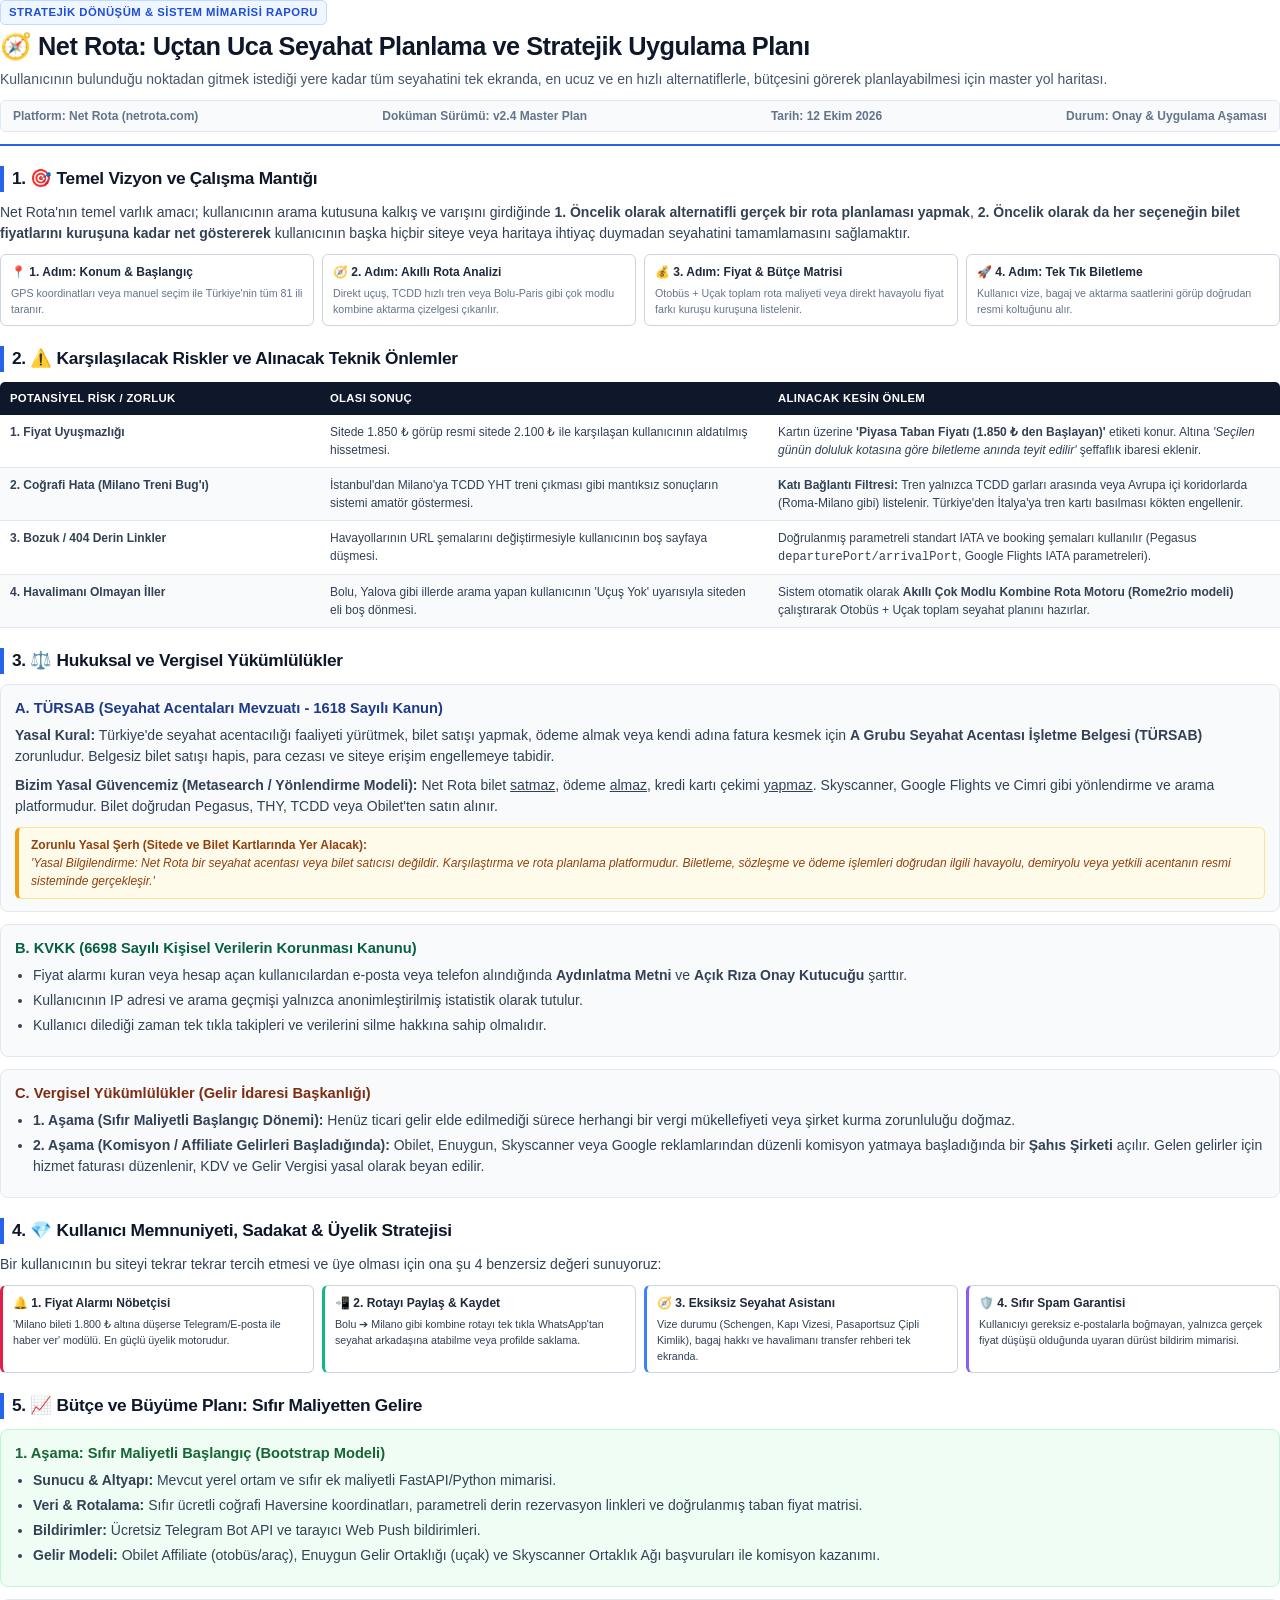
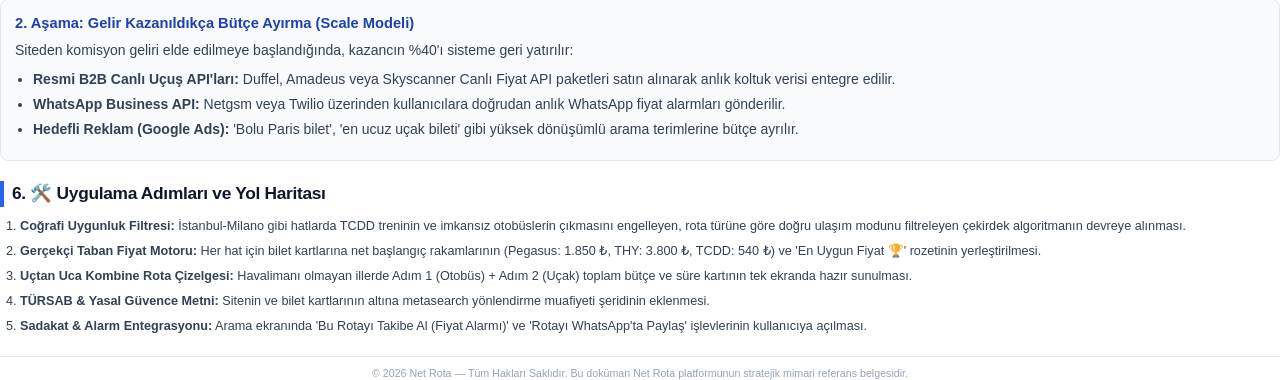
<file: Net_Rota_Stratejik_Uygulama_Plani.html>
<!DOCTYPE html>
<html lang="tr">
<head>
    <meta charset="UTF-8">
    <title>Net Rota: Stratejik Dönüşüm ve Uçtan Uca Seyahat Planlama Raporu</title>
    <style>
        @page {
            size: A4;
            margin: 16mm 14mm 16mm 14mm;
        }
        * {
            box-sizing: border-box;
            -webkit-print-color-adjust: exact !important;
            print-color-adjust: exact !important;
        }
        body {
            font-family: 'Segoe UI', -apple-system, BlinkMacSystemFont, Roboto, 'Helvetica Neue', Arial, sans-serif;
            color: #1e293b;
            line-height: 1.5;
            font-size: 10.5pt;
            background: #fff;
            margin: 0;
            padding: 0;
        }
        .header {
            border-bottom: 2px solid #2563eb;
            padding-bottom: 12px;
            margin-bottom: 20px;
        }
        .badge-main {
            display: inline-block;
            background: #eff6ff;
            color: #1d4ed8;
            font-size: 8.5pt;
            font-weight: 800;
            padding: 3px 8px;
            border-radius: 5px;
            border: 1px solid #bfdbfe;
            text-transform: uppercase;
            letter-spacing: 0.5px;
            margin-bottom: 6px;
        }
        h1 {
            color: #0f172a;
            font-size: 19pt;
            font-weight: 900;
            margin: 0 0 6px 0;
            letter-spacing: -0.5px;
            line-height: 1.25;
        }
        .subtitle {
            color: #475569;
            font-size: 10.5pt;
            margin: 0;
            font-weight: 500;
        }
        .meta-bar {
            display: flex;
            justify-content: space-between;
            background: #f8fafc;
            border: 1px solid #e2e8f0;
            border-radius: 6px;
            padding: 6px 12px;
            margin-top: 10px;
            font-size: 9pt;
            color: #64748b;
            font-weight: 600;
        }
        h2 {
            color: #0f172a;
            font-size: 13pt;
            font-weight: 800;
            border-left: 4px solid #2563eb;
            padding-left: 8px;
            margin: 20px 0 10px 0;
            letter-spacing: -0.3px;
            page-break-after: avoid;
        }
        h3 {
            color: #1e293b;
            font-size: 11pt;
            font-weight: 700;
            margin: 14px 0 6px 0;
            page-break-after: avoid;
        }
        p {
            margin: 0 0 8px 0;
            color: #334155;
        }
        .card {
            background: #f8fafc;
            border: 1px solid #e2e8f0;
            border-radius: 8px;
            padding: 12px 14px;
            margin-bottom: 12px;
            page-break-inside: avoid;
        }
        .card-highlight {
            background: #f0fdf4;
            border-color: #bbf7d0;
        }
        .flow-grid {
            display: flex;
            gap: 8px;
            margin: 10px 0;
            page-break-inside: avoid;
        }
        .flow-box {
            flex: 1;
            background: #fff;
            border: 1px solid #cbd5e1;
            border-radius: 6px;
            padding: 8px 10px;
            font-size: 9pt;
        }
        .flow-box-title {
            font-weight: 800;
            color: #1e293b;
            margin-bottom: 4px;
        }
        table {
            width: 100%;
            border-collapse: collapse;
            margin: 10px 0;
            font-size: 9pt;
            page-break-inside: avoid;
        }
        th {
            background: #0f172a;
            color: #fff;
            text-align: left;
            padding: 8px 10px;
            font-weight: 700;
            font-size: 8.5pt;
            text-transform: uppercase;
            letter-spacing: 0.3px;
        }
        th:first-child { border-top-left-radius: 5px; }
        th:last-child { border-top-right-radius: 5px; }
        td {
            padding: 8px 10px;
            border-bottom: 1px solid #e2e8f0;
            color: #334155;
            vertical-align: top;
        }
        tr:nth-child(even) td {
            background: #f8fafc;
        }
        .alert-box {
            background: #fffbeb;
            border: 1px solid #fde68a;
            border-left: 4px solid #f59e0b;
            padding: 8px 12px;
            border-radius: 6px;
            font-size: 9pt;
            color: #92400e;
            margin: 10px 0;
            page-break-inside: avoid;
        }
        ul {
            margin: 4px 0 8px 0;
            padding-left: 18px;
        }
        li {
            margin-bottom: 4px;
            color: #334155;
        }
        ol {
            margin: 4px 0 8px 0;
            padding-left: 18px;
        }
        .footer-note {
            margin-top: 20px;
            padding-top: 8px;
            border-top: 1px solid #e2e8f0;
            font-size: 8pt;
            color: #94a3b8;
            text-align: center;
        }
        .page-break {
            page-break-after: always;
        }
    </style>
</head>
<body>

    <div class="header">
        <span class="badge-main">Stratejik Dönüşüm & Sistem Mimarisi Raporu</span>
        <h1>🧭 Net Rota: Uçtan Uca Seyahat Planlama ve Stratejik Uygulama Planı</h1>
        <p class="subtitle">Kullanıcının bulunduğu noktadan gitmek istediği yere kadar tüm seyahatini tek ekranda, en ucuz ve en hızlı alternatiflerle, bütçesini görerek planlayabilmesi için master yol haritası.</p>
        <div class="meta-bar">
            <span><strong>Platform:</strong> Net Rota (netrota.com)</span>
            <span><strong>Doküman Sürümü:</strong> v2.4 Master Plan</span>
            <span><strong>Tarih:</strong> 12 Ekim 2026</span>
            <span><strong>Durum:</strong> Onay & Uygulama Aşaması</span>
        </div>
    </div>

    <h2>1. 🎯 Temel Vizyon ve Çalışma Mantığı</h2>
    <p>Net Rota'nın temel varlık amacı; kullanıcının arama kutusuna kalkış ve varışını girdiğinde <strong>1. Öncelik olarak alternatifli gerçek bir rota planlaması yapmak</strong>, <strong>2. Öncelik olarak da her seçeneğin bilet fiyatlarını kuruşuna kadar net göstererek</strong> kullanıcının başka hiçbir siteye veya haritaya ihtiyaç duymadan seyahatini tamamlamasını sağlamaktır.</p>

    <div class="flow-grid">
        <div class="flow-box">
            <div class="flow-box-title">📍 1. Adım: Konum & Başlangıç</div>
            <p style="font-size: 8pt; margin: 0; color: #64748b;">GPS koordinatları veya manuel seçim ile Türkiye'nin tüm 81 ili taranır.</p>
        </div>
        <div class="flow-box">
            <div class="flow-box-title">🧭 2. Adım: Akıllı Rota Analizi</div>
            <p style="font-size: 8pt; margin: 0; color: #64748b;">Direkt uçuş, TCDD hızlı tren veya Bolu-Paris gibi çok modlu kombine aktarma çizelgesi çıkarılır.</p>
        </div>
        <div class="flow-box">
            <div class="flow-box-title">💰 3. Adım: Fiyat & Bütçe Matrisi</div>
            <p style="font-size: 8pt; margin: 0; color: #64748b;">Otobüs + Uçak toplam rota maliyeti veya direkt havayolu fiyat farkı kuruşu kuruşuna listelenir.</p>
        </div>
        <div class="flow-box">
            <div class="flow-box-title">🚀 4. Adım: Tek Tık Biletleme</div>
            <p style="font-size: 8pt; margin: 0; color: #64748b;">Kullanıcı vize, bagaj ve aktarma saatlerini görüp doğrudan resmi koltuğunu alır.</p>
        </div>
    </div>

    <h2>2. ⚠️ Karşılaşılacak Riskler ve Alınacak Teknik Önlemler</h2>
    <table>
        <thead>
            <tr>
                <th style="width: 25%;">Potansiyel Risk / Zorluk</th>
                <th style="width: 35%;">Olası Sonuç</th>
                <th style="width: 40%;">Alınacak Kesin Önlem</th>
            </tr>
        </thead>
        <tbody>
            <tr>
                <td><strong>1. Fiyat Uyuşmazlığı</strong></td>
                <td>Sitede 1.850 ₺ görüp resmi sitede 2.100 ₺ ile karşılaşan kullanıcının aldatılmış hissetmesi.</td>
                <td>Kartın üzerine <strong>'Piyasa Taban Fiyatı (1.850 ₺ den Başlayan)'</strong> etiketi konur. Altına <em>'Seçilen günün doluluk kotasına göre biletleme anında teyit edilir'</em> şeffaflık ibaresi eklenir.</td>
            </tr>
            <tr>
                <td><strong>2. Coğrafi Hata (Milano Treni Bug'ı)</strong></td>
                <td>İstanbul'dan Milano'ya TCDD YHT treni çıkması gibi mantıksız sonuçların sistemi amatör göstermesi.</td>
                <td><strong>Katı Bağlantı Filtresi:</strong> Tren yalnızca TCDD garları arasında veya Avrupa içi koridorlarda (Roma-Milano gibi) listelenir. Türkiye'den İtalya'ya tren kartı basılması kökten engellenir.</td>
            </tr>
            <tr>
                <td><strong>3. Bozuk / 404 Derin Linkler</strong></td>
                <td>Havayollarının URL şemalarını değiştirmesiyle kullanıcının boş sayfaya düşmesi.</td>
                <td>Doğrulanmış parametreli standart IATA ve booking şemaları kullanılır (Pegasus <code>departurePort/arrivalPort</code>, Google Flights IATA parametreleri).</td>
            </tr>
            <tr>
                <td><strong>4. Havalimanı Olmayan İller</strong></td>
                <td>Bolu, Yalova gibi illerde arama yapan kullanıcının 'Uçuş Yok' uyarısıyla siteden eli boş dönmesi.</td>
                <td>Sistem otomatik olarak <strong>Akıllı Çok Modlu Kombine Rota Motoru (Rome2rio modeli)</strong> çalıştırarak Otobüs + Uçak toplam seyahat planını hazırlar.</td>
            </tr>
        </tbody>
    </table>

    <div class="page-break"></div>

    <h2>3. ⚖️ Hukuksal ve Vergisel Yükümlülükler</h2>

    <div class="card">
        <h3 style="margin-top: 0; color: #1e3a8a;">A. TÜRSAB (Seyahat Acentaları Mevzuatı - 1618 Sayılı Kanun)</h3>
        <p><strong>Yasal Kural:</strong> Türkiye'de seyahat acentacılığı faaliyeti yürütmek, bilet satışı yapmak, ödeme almak veya kendi adına fatura kesmek için <strong>A Grubu Seyahat Acentası İşletme Belgesi (TÜRSAB)</strong> zorunludur. Belgesiz bilet satışı hapis, para cezası ve siteye erişim engellemeye tabidir.</p>
        <p><strong>Bizim Yasal Güvencemiz (Metasearch / Yönlendirme Modeli):</strong> Net Rota bilet <u>satmaz</u>, ödeme <u>almaz</u>, kredi kartı çekimi <u>yapmaz</u>. Skyscanner, Google Flights ve Cimri gibi yönlendirme ve arama platformudur. Bilet doğrudan Pegasus, THY, TCDD veya Obilet'ten satın alınır.</p>
        <div class="alert-box" style="margin-bottom: 0;">
            <strong>Zorunlu Yasal Şerh (Sitede ve Bilet Kartlarında Yer Alacak):</strong><br>
            <em>'Yasal Bilgilendirme: Net Rota bir seyahat acentası veya bilet satıcısı değildir. Karşılaştırma ve rota planlama platformudur. Biletleme, sözleşme ve ödeme işlemleri doğrudan ilgili havayolu, demiryolu veya yetkili acentanın resmi sisteminde gerçekleşir.'</em>
        </div>
    </div>

    <div class="card">
        <h3 style="margin-top: 0; color: #065f46;">B. KVKK (6698 Sayılı Kişisel Verilerin Korunması Kanunu)</h3>
        <ul>
            <li>Fiyat alarmı kuran veya hesap açan kullanıcılardan e-posta veya telefon alındığında <strong>Aydınlatma Metni</strong> ve <strong>Açık Rıza Onay Kutucuğu</strong> şarttır.</li>
            <li>Kullanıcının IP adresi ve arama geçmişi yalnızca anonimleştirilmiş istatistik olarak tutulur.</li>
            <li>Kullanıcı dilediği zaman tek tıkla takipleri ve verilerini silme hakkına sahip olmalıdır.</li>
        </ul>
    </div>

    <div class="card">
        <h3 style="margin-top: 0; color: #7c2d12;">C. Vergisel Yükümlülükler (Gelir İdaresi Başkanlığı)</h3>
        <ul>
            <li><strong>1. Aşama (Sıfır Maliyetli Başlangıç Dönemi):</strong> Henüz ticari gelir elde edilmediği sürece herhangi bir vergi mükellefiyeti veya şirket kurma zorunluluğu doğmaz.</li>
            <li><strong>2. Aşama (Komisyon / Affiliate Gelirleri Başladığında):</strong> Obilet, Enuygun, Skyscanner veya Google reklamlarından düzenli komisyon yatmaya başladığında bir <strong>Şahıs Şirketi</strong> açılır. Gelen gelirler için hizmet faturası düzenlenir, KDV ve Gelir Vergisi yasal olarak beyan edilir.</li>
        </ul>
    </div>

    <h2>4. 💎 Kullanıcı Memnuniyeti, Sadakat & Üyelik Stratejisi</h2>
    <p>Bir kullanıcının bu siteyi tekrar tekrar tercih etmesi ve üye olması için ona şu 4 benzersiz değeri sunuyoruz:</p>

    <div class="flow-grid">
        <div class="flow-box" style="border-left: 3px solid #e11d48;">
            <div class="flow-box-title">🔔 1. Fiyat Alarmı Nöbetçisi</div>
            <p style="font-size: 8pt; margin: 0;">'Milano bileti 1.800 ₺ altına düşerse Telegram/E-posta ile haber ver' modülü. En güçlü üyelik motorudur.</p>
        </div>
        <div class="flow-box" style="border-left: 3px solid #10b981;">
            <div class="flow-box-title">📲 2. Rotayı Paylaş & Kaydet</div>
            <p style="font-size: 8pt; margin: 0;">Bolu ➔ Milano gibi kombine rotayı tek tıkla WhatsApp'tan seyahat arkadaşına atabilme veya profilde saklama.</p>
        </div>
        <div class="flow-box" style="border-left: 3px solid #3b82f6;">
            <div class="flow-box-title">🧭 3. Eksiksiz Seyahat Asistanı</div>
            <p style="font-size: 8pt; margin: 0;">Vize durumu (Schengen, Kapı Vizesi, Pasaportsuz Çipli Kimlik), bagaj hakkı ve havalimanı transfer rehberi tek ekranda.</p>
        </div>
        <div class="flow-box" style="border-left: 3px solid #8b5cf6;">
            <div class="flow-box-title">🛡️ 4. Sıfır Spam Garantisi</div>
            <p style="font-size: 8pt; margin: 0;">Kullanıcıyı gereksiz e-postalarla boğmayan, yalnızca gerçek fiyat düşüşü olduğunda uyaran dürüst bildirim mimarisi.</p>
        </div>
    </div>

    <h2>5. 📈 Bütçe ve Büyüme Planı: Sıfır Maliyetten Gelire</h2>

    <div class="card card-highlight">
        <h3 style="margin-top: 0; color: #166534;">1. Aşama: Sıfır Maliyetli Başlangıç (Bootstrap Modeli)</h3>
        <ul>
            <li><strong>Sunucu & Altyapı:</strong> Mevcut yerel ortam ve sıfır ek maliyetli FastAPI/Python mimarisi.</li>
            <li><strong>Veri & Rotalama:</strong> Sıfır ücretli coğrafi Haversine koordinatları, parametreli derin rezervasyon linkleri ve doğrulanmış taban fiyat matrisi.</li>
            <li><strong>Bildirimler:</strong> Ücretsiz Telegram Bot API ve tarayıcı Web Push bildirimleri.</li>
            <li><strong>Gelir Modeli:</strong> Obilet Affiliate (otobüs/araç), Enuygun Gelir Ortaklığı (uçak) ve Skyscanner Ortaklık Ağı başvuruları ile komisyon kazanımı.</li>
        </ul>
    </div>

    <div class="card">
        <h3 style="margin-top: 0; color: #1e40af;">2. Aşama: Gelir Kazanıldıkça Bütçe Ayırma (Scale Modeli)</h3>
        <p>Siteden komisyon geliri elde edilmeye başlandığında, kazancın %40'ı sisteme geri yatırılır:</p>
        <ul>
            <li><strong>Resmi B2B Canlı Uçuş API'ları:</strong> Duffel, Amadeus veya Skyscanner Canlı Fiyat API paketleri satın alınarak anlık koltuk verisi entegre edilir.</li>
            <li><strong>WhatsApp Business API:</strong> Netgsm veya Twilio üzerinden kullanıcılara doğrudan anlık WhatsApp fiyat alarmları gönderilir.</li>
            <li><strong>Hedefli Reklam (Google Ads):</strong> 'Bolu Paris bilet', 'en ucuz uçak bileti' gibi yüksek dönüşümlü arama terimlerine bütçe ayrılır.</li>
        </ul>
    </div>

    <h2>6. 🛠️ Uygulama Adımları ve Yol Haritası</h2>
    <ol style="padding-left: 20px; font-size: 9.5pt;">
        <li style="margin-bottom: 6px;"><strong>Coğrafi Uygunluk Filtresi:</strong> İstanbul-Milano gibi hatlarda TCDD treninin ve imkansız otobüslerin çıkmasını engelleyen, rota türüne göre doğru ulaşım modunu filtreleyen çekirdek algoritmanın devreye alınması.</li>
        <li style="margin-bottom: 6px;"><strong>Gerçekçi Taban Fiyat Motoru:</strong> Her hat için bilet kartlarına net başlangıç rakamlarının (Pegasus: 1.850 ₺, THY: 3.800 ₺, TCDD: 540 ₺) ve 'En Uygun Fiyat 🏆' rozetinin yerleştirilmesi.</li>
        <li style="margin-bottom: 6px;"><strong>Uçtan Uca Kombine Rota Çizelgesi:</strong> Havalimanı olmayan illerde Adım 1 (Otobüs) + Adım 2 (Uçak) toplam bütçe ve süre kartının tek ekranda hazır sunulması.</li>
        <li style="margin-bottom: 6px;"><strong>TÜRSAB & Yasal Güvence Metni:</strong> Sitenin ve bilet kartlarının altına metasearch yönlendirme muafiyeti şeridinin eklenmesi.</li>
        <li style="margin-bottom: 6px;"><strong>Sadakat & Alarm Entegrasyonu:</strong> Arama ekranında 'Bu Rotayı Takibe Al (Fiyat Alarmı)' ve 'Rotayı WhatsApp'ta Paylaş' işlevlerinin kullanıcıya açılması.</li>
    </ol>

    <div class="footer-note">
        © 2026 Net Rota — Tüm Hakları Saklıdır. Bu doküman Net Rota platformunun stratejik mimari referans belgesidir.
    </div>

</body>
</html>
</file>
